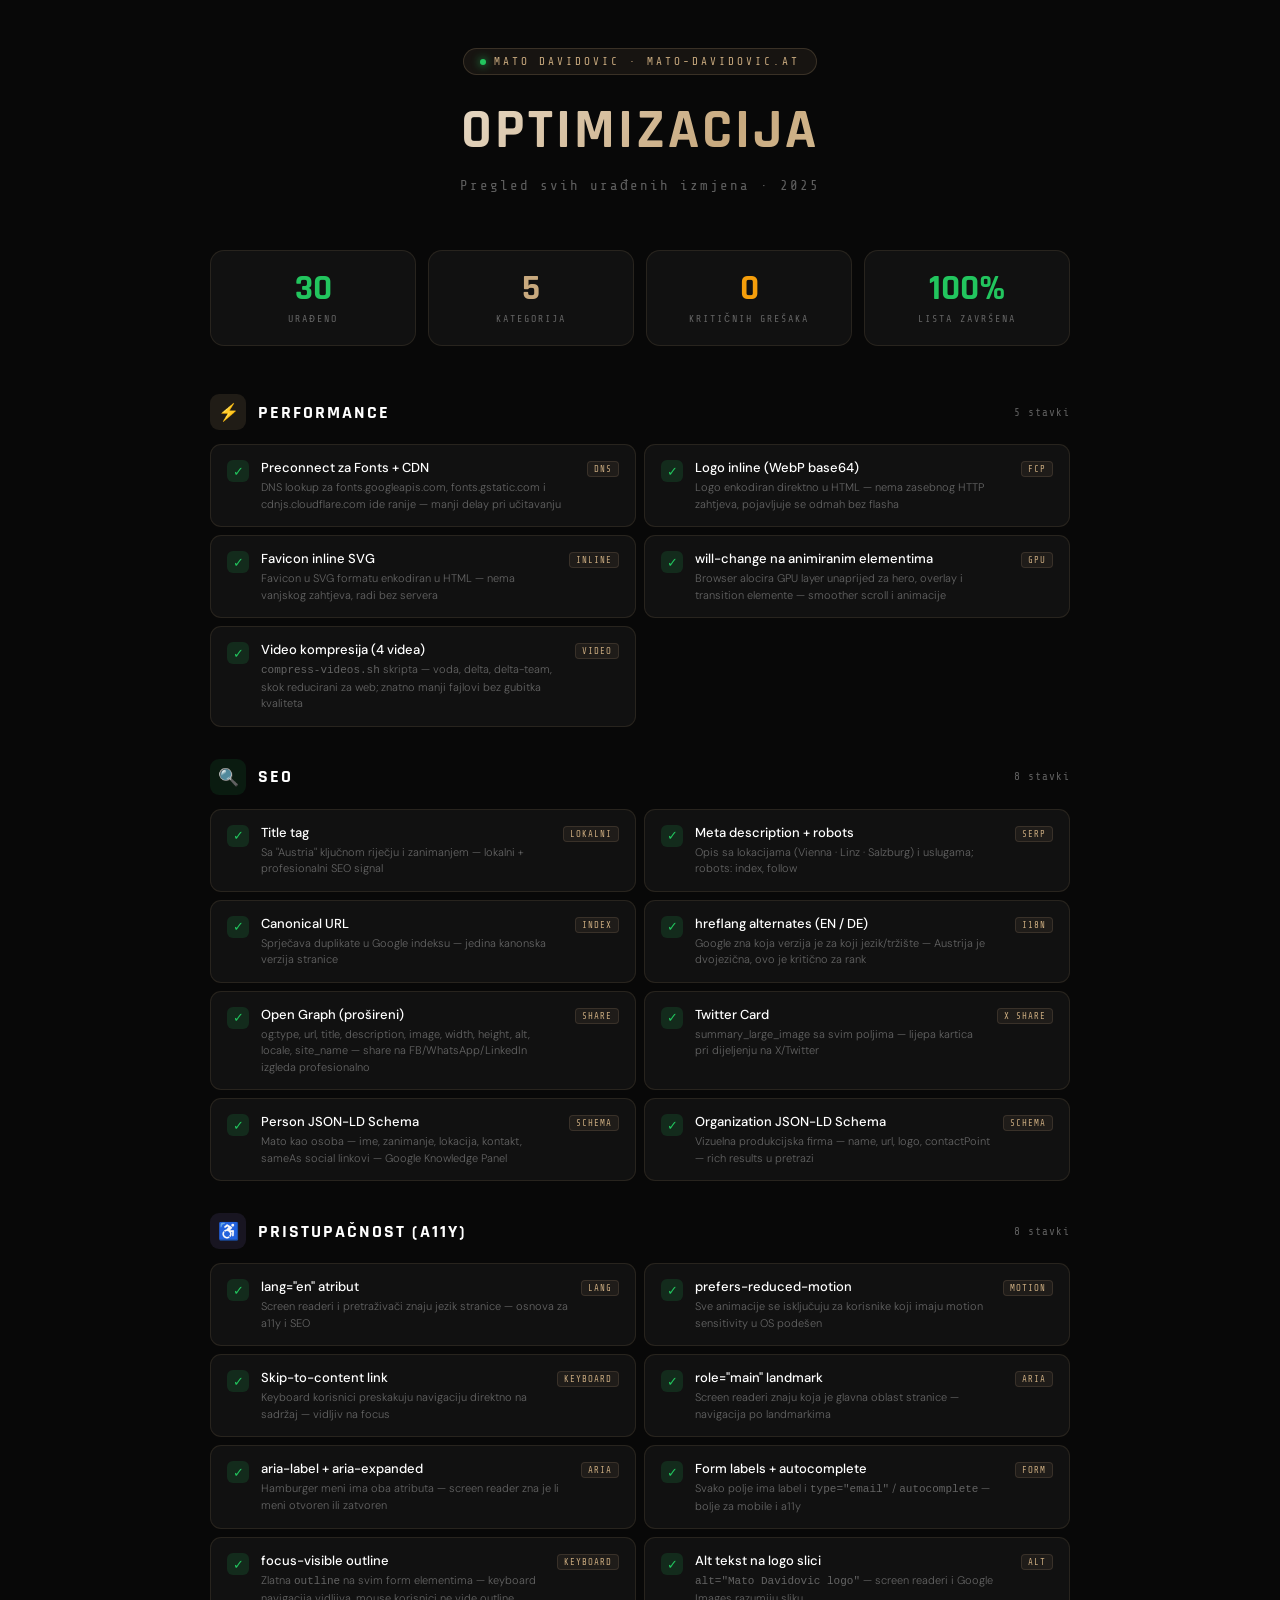
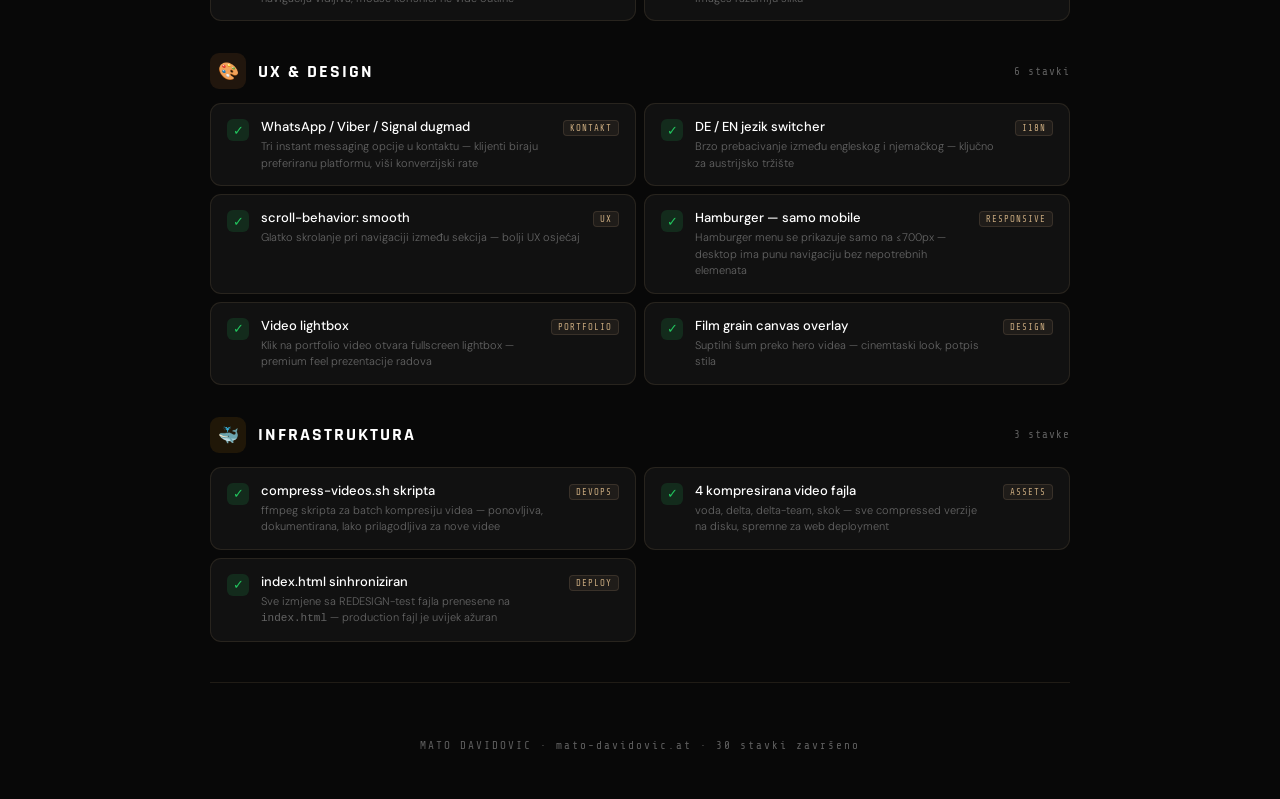
<file: checklist.html>
<!DOCTYPE html>
<html lang="bs">
<head>
<meta charset="UTF-8">
<meta name="viewport" content="width=device-width, initial-scale=1.0">
<title>Mato Davidovic – Optimizacija</title>
<style>
  @import url('https://fonts.googleapis.com/css2?family=Rajdhani:wght@400;600;700&family=DM+Sans:wght@300;400;500&family=Share+Tech+Mono&display=swap');

  :root {
    --gold: #c8a97e; --gold-l: #e8d5b0; --gold-d: #8a6a3a;
    --green: #22c55e; --amber: #f59e0b;
    --bg: #080808; --bg2: #111111; --bd: rgba(200,169,126,0.12);
    --t: #fff; --t2: rgba(255,255,255,0.65); --t3: rgba(255,255,255,0.35);
  }

  *, *::before, *::after { margin: 0; padding: 0; box-sizing: border-box; }

  body {
    font-family: 'DM Sans', sans-serif;
    background: var(--bg);
    color: var(--t);
    min-height: 100vh;
    padding: 48px 24px;
  }

  .wrap { max-width: 860px; margin: 0 auto; }

  /* Header */
  .header { text-align: center; margin-bottom: 56px; }
  .header-badge {
    display: inline-flex; align-items: center; gap: 8px;
    background: rgba(200,169,126,0.08); border: 1px solid rgba(200,169,126,0.2);
    border-radius: 100px; padding: 6px 16px; margin-bottom: 20px;
    font-family: 'Share Tech Mono', monospace; font-size: 11px;
    letter-spacing: 3px; text-transform: uppercase; color: var(--gold);
  }
  .header-badge .dot {
    width: 6px; height: 6px; border-radius: 50%; background: var(--green);
    box-shadow: 0 0 8px var(--green); animation: blink 1.4s infinite;
  }
  @keyframes blink { 0%,100%{opacity:1} 50%{opacity:0.3} }

  h1 {
    font-family: 'Rajdhani', sans-serif;
    font-size: clamp(32px, 5vw, 56px); font-weight: 700;
    letter-spacing: 3px; text-transform: uppercase;
    background: linear-gradient(135deg, #fff 0%, var(--gold) 60%, var(--gold-l) 100%);
    -webkit-background-clip: text; -webkit-text-fill-color: transparent;
    background-clip: text;
    margin-bottom: 12px;
  }
  .subtitle {
    font-size: 14px; font-weight: 300; color: var(--t3);
    font-family: 'Share Tech Mono', monospace; letter-spacing: 2px;
  }

  /* Stats row */
  .stats {
    display: grid; grid-template-columns: repeat(4, 1fr); gap: 12px;
    margin-bottom: 48px;
  }
  .stat {
    background: var(--bg2); border: 1px solid var(--bd);
    border-radius: 14px; padding: 20px 16px; text-align: center;
  }
  .stat-num {
    font-family: 'Rajdhani', sans-serif; font-size: 36px; font-weight: 700;
    color: var(--gold); line-height: 1;
  }
  .stat-num.green { color: var(--green); }
  .stat-num.amber { color: var(--amber); }
  .stat-label {
    font-size: 10px; font-weight: 500; letter-spacing: 2px;
    text-transform: uppercase; color: var(--t3); margin-top: 6px;
    font-family: 'Share Tech Mono', monospace;
  }

  /* Section */
  .section { margin-bottom: 32px; }
  .section-head {
    display: flex; align-items: center; gap: 12px; margin-bottom: 14px;
  }
  .section-icon {
    width: 36px; height: 36px; border-radius: 9px;
    display: flex; align-items: center; justify-content: center;
    font-size: 17px; flex-shrink: 0;
  }
  .section-icon.perf  { background: rgba(200,169,126,0.12); }
  .section-icon.seo   { background: rgba(34,197,94,0.1); }
  .section-icon.a11y  { background: rgba(167,139,250,0.1); }
  .section-icon.ux    { background: rgba(251,146,60,0.1); }
  .section-icon.infra { background: rgba(245,158,11,0.1); }
  .section-title {
    font-family: 'Rajdhani', sans-serif; font-size: 18px; font-weight: 700;
    letter-spacing: 2px; text-transform: uppercase; color: var(--t);
  }
  .section-count {
    margin-left: auto; font-family: 'Share Tech Mono', monospace;
    font-size: 11px; color: var(--t3); letter-spacing: 1px;
  }

  /* Items grid */
  .items { display: grid; grid-template-columns: repeat(2, 1fr); gap: 8px; }
  @media(max-width: 580px) { .items { grid-template-columns: 1fr; } }

  .item {
    display: flex; align-items: flex-start; gap: 12px;
    background: var(--bg2); border: 1px solid var(--bd);
    border-radius: 11px; padding: 14px 16px;
    transition: border-color 0.2s, transform 0.2s;
    animation: fadeIn 0.4s ease both;
  }
  .item:hover { border-color: rgba(200,169,126,0.28); transform: translateY(-1px); }
  @keyframes fadeIn { from{opacity:0;transform:translateY(8px)} to{opacity:1;transform:translateY(0)} }

  .item-check {
    width: 22px; height: 22px; border-radius: 6px; flex-shrink: 0;
    display: flex; align-items: center; justify-content: center;
    font-size: 13px; margin-top: 1px;
  }
  .item-check.done { background: rgba(34,197,94,0.15); color: var(--green); }

  .item-body { flex: 1; min-width: 0; }
  .item-title { font-size: 13px; font-weight: 500; color: var(--t); margin-bottom: 3px; }
  .item-desc  { font-size: 11px; font-weight: 300; color: var(--t3); line-height: 1.5; }

  .item-tag {
    font-family: 'Share Tech Mono', monospace; font-size: 9px;
    letter-spacing: 1px; text-transform: uppercase;
    background: rgba(200,169,126,0.08); color: var(--gold);
    border: 1px solid rgba(200,169,126,0.15); border-radius: 4px;
    padding: 2px 6px; white-space: nowrap; flex-shrink: 0; align-self: flex-start;
    margin-top: 2px;
  }

  .divider { height: 1px; background: var(--bd); margin: 40px 0; }

  .foot {
    text-align: center; padding-top: 16px;
    font-family: 'Share Tech Mono', monospace; font-size: 11px;
    color: var(--t3); letter-spacing: 2px;
  }

  .items .item:nth-child(1){animation-delay:0.05s}
  .items .item:nth-child(2){animation-delay:0.1s}
  .items .item:nth-child(3){animation-delay:0.15s}
  .items .item:nth-child(4){animation-delay:0.2s}
  .items .item:nth-child(5){animation-delay:0.25s}
  .items .item:nth-child(6){animation-delay:0.3s}
</style>
</head>
<body>
<div class="wrap">

  <!-- Header -->
  <div class="header">
    <div class="header-badge"><span class="dot"></span> Mato Davidovic · mato-davidovic.at</div>
    <h1>Optimizacija</h1>
    <div class="subtitle">Pregled svih urađenih izmjena · 2025</div>
  </div>

  <!-- Stats -->
  <div class="stats">
    <div class="stat">
      <div class="stat-num green">30</div>
      <div class="stat-label">Urađeno</div>
    </div>
    <div class="stat">
      <div class="stat-num">5</div>
      <div class="stat-label">Kategorija</div>
    </div>
    <div class="stat">
      <div class="stat-num amber">0</div>
      <div class="stat-label">Kritičnih grešaka</div>
    </div>
    <div class="stat">
      <div class="stat-num green">100%</div>
      <div class="stat-label">Lista završena</div>
    </div>
  </div>

  <!-- 01 Performance -->
  <div class="section">
    <div class="section-head">
      <div class="section-icon perf">⚡</div>
      <div class="section-title">Performance</div>
      <div class="section-count">5 stavki</div>
    </div>
    <div class="items">
      <div class="item">
        <div class="item-check done">✓</div>
        <div class="item-body">
          <div class="item-title">Preconnect za Fonts + CDN</div>
          <div class="item-desc">DNS lookup za fonts.googleapis.com, fonts.gstatic.com i cdnjs.cloudflare.com ide ranije — manji delay pri učitavanju</div>
        </div>
        <div class="item-tag">DNS</div>
      </div>
      <div class="item">
        <div class="item-check done">✓</div>
        <div class="item-body">
          <div class="item-title">Logo inline (WebP base64)</div>
          <div class="item-desc">Logo enkodiran direktno u HTML — nema zasebnog HTTP zahtjeva, pojavljuje se odmah bez flasha</div>
        </div>
        <div class="item-tag">FCP</div>
      </div>
      <div class="item">
        <div class="item-check done">✓</div>
        <div class="item-body">
          <div class="item-title">Favicon inline SVG</div>
          <div class="item-desc">Favicon u SVG formatu enkodiran u HTML — nema vanjskog zahtjeva, radi bez servera</div>
        </div>
        <div class="item-tag">inline</div>
      </div>
      <div class="item">
        <div class="item-check done">✓</div>
        <div class="item-body">
          <div class="item-title">will-change na animiranim elementima</div>
          <div class="item-desc">Browser alocira GPU layer unaprijed za hero, overlay i transition elemente — smoother scroll i animacije</div>
        </div>
        <div class="item-tag">GPU</div>
      </div>
      <div class="item">
        <div class="item-check done">✓</div>
        <div class="item-body">
          <div class="item-title">Video kompresija (4 videa)</div>
          <div class="item-desc"><code>compress-videos.sh</code> skripta — voda, delta, delta-team, skok reducirani za web; znatno manji fajlovi bez gubitka kvaliteta</div>
        </div>
        <div class="item-tag">video</div>
      </div>
    </div>
  </div>

  <!-- 02 SEO -->
  <div class="section">
    <div class="section-head">
      <div class="section-icon seo">🔍</div>
      <div class="section-title">SEO</div>
      <div class="section-count">8 stavki</div>
    </div>
    <div class="items">
      <div class="item">
        <div class="item-check done">✓</div>
        <div class="item-body">
          <div class="item-title">Title tag</div>
          <div class="item-desc">Sa "Austria" ključnom riječju i zanimanjem — lokalni + profesionalni SEO signal</div>
        </div>
        <div class="item-tag">lokalni</div>
      </div>
      <div class="item">
        <div class="item-check done">✓</div>
        <div class="item-body">
          <div class="item-title">Meta description + robots</div>
          <div class="item-desc">Opis sa lokacijama (Vienna · Linz · Salzburg) i uslugama; robots: index, follow</div>
        </div>
        <div class="item-tag">SERP</div>
      </div>
      <div class="item">
        <div class="item-check done">✓</div>
        <div class="item-body">
          <div class="item-title">Canonical URL</div>
          <div class="item-desc">Sprječava duplikate u Google indeksu — jedina kanonska verzija stranice</div>
        </div>
        <div class="item-tag">index</div>
      </div>
      <div class="item">
        <div class="item-check done">✓</div>
        <div class="item-body">
          <div class="item-title">hreflang alternates (EN / DE)</div>
          <div class="item-desc">Google zna koja verzija je za koji jezik/tržište — Austrija je dvojezična, ovo je kritično za rank</div>
        </div>
        <div class="item-tag">i18n</div>
      </div>
      <div class="item">
        <div class="item-check done">✓</div>
        <div class="item-body">
          <div class="item-title">Open Graph (prošireni)</div>
          <div class="item-desc">og:type, url, title, description, image, width, height, alt, locale, site_name — share na FB/WhatsApp/LinkedIn izgleda profesionalno</div>
        </div>
        <div class="item-tag">share</div>
      </div>
      <div class="item">
        <div class="item-check done">✓</div>
        <div class="item-body">
          <div class="item-title">Twitter Card</div>
          <div class="item-desc">summary_large_image sa svim poljima — lijepa kartica pri dijeljenju na X/Twitter</div>
        </div>
        <div class="item-tag">X share</div>
      </div>
      <div class="item">
        <div class="item-check done">✓</div>
        <div class="item-body">
          <div class="item-title">Person JSON-LD Schema</div>
          <div class="item-desc">Mato kao osoba — ime, zanimanje, lokacija, kontakt, sameAs social linkovi — Google Knowledge Panel</div>
        </div>
        <div class="item-tag">schema</div>
      </div>
      <div class="item">
        <div class="item-check done">✓</div>
        <div class="item-body">
          <div class="item-title">Organization JSON-LD Schema</div>
          <div class="item-desc">Vizuelna produkcijska firma — name, url, logo, contactPoint — rich results u pretrazi</div>
        </div>
        <div class="item-tag">schema</div>
      </div>
    </div>
  </div>

  <!-- 03 Accessibility -->
  <div class="section">
    <div class="section-head">
      <div class="section-icon a11y">♿</div>
      <div class="section-title">Pristupačnost (a11y)</div>
      <div class="section-count">8 stavki</div>
    </div>
    <div class="items">
      <div class="item">
        <div class="item-check done">✓</div>
        <div class="item-body">
          <div class="item-title">lang="en" atribut</div>
          <div class="item-desc">Screen readeri i pretraživači znaju jezik stranice — osnova za a11y i SEO</div>
        </div>
        <div class="item-tag">lang</div>
      </div>
      <div class="item">
        <div class="item-check done">✓</div>
        <div class="item-body">
          <div class="item-title">prefers-reduced-motion</div>
          <div class="item-desc">Sve animacije se isključuju za korisnike koji imaju motion sensitivity u OS podešen</div>
        </div>
        <div class="item-tag">motion</div>
      </div>
      <div class="item">
        <div class="item-check done">✓</div>
        <div class="item-body">
          <div class="item-title">Skip-to-content link</div>
          <div class="item-desc">Keyboard korisnici preskakuju navigaciju direktno na sadržaj — vidljiv na focus</div>
        </div>
        <div class="item-tag">keyboard</div>
      </div>
      <div class="item">
        <div class="item-check done">✓</div>
        <div class="item-body">
          <div class="item-title">role="main" landmark</div>
          <div class="item-desc">Screen readeri znaju koja je glavna oblast stranice — navigacija po landmarkima</div>
        </div>
        <div class="item-tag">ARIA</div>
      </div>
      <div class="item">
        <div class="item-check done">✓</div>
        <div class="item-body">
          <div class="item-title">aria-label + aria-expanded</div>
          <div class="item-desc">Hamburger meni ima oba atributa — screen reader zna je li meni otvoren ili zatvoren</div>
        </div>
        <div class="item-tag">ARIA</div>
      </div>
      <div class="item">
        <div class="item-check done">✓</div>
        <div class="item-body">
          <div class="item-title">Form labels + autocomplete</div>
          <div class="item-desc">Svako polje ima label i <code>type="email"</code> / <code>autocomplete</code> — bolje za mobile i a11y</div>
        </div>
        <div class="item-tag">form</div>
      </div>
      <div class="item">
        <div class="item-check done">✓</div>
        <div class="item-body">
          <div class="item-title">focus-visible outline</div>
          <div class="item-desc">Zlatna <code>outline</code> na svim form elementima — keyboard navigacija vidljiva, mouse korisnici ne vide outline</div>
        </div>
        <div class="item-tag">keyboard</div>
      </div>
      <div class="item">
        <div class="item-check done">✓</div>
        <div class="item-body">
          <div class="item-title">Alt tekst na logo slici</div>
          <div class="item-desc"><code>alt="Mato Davidovic logo"</code> — screen readeri i Google Images razumiju sliku</div>
        </div>
        <div class="item-tag">alt</div>
      </div>
    </div>
  </div>

  <!-- 04 UX / Design -->
  <div class="section">
    <div class="section-head">
      <div class="section-icon ux">🎨</div>
      <div class="section-title">UX & Design</div>
      <div class="section-count">6 stavki</div>
    </div>
    <div class="items">
      <div class="item">
        <div class="item-check done">✓</div>
        <div class="item-body">
          <div class="item-title">WhatsApp / Viber / Signal dugmad</div>
          <div class="item-desc">Tri instant messaging opcije u kontaktu — klijenti biraju preferiranu platformu, viši konverzijski rate</div>
        </div>
        <div class="item-tag">kontakt</div>
      </div>
      <div class="item">
        <div class="item-check done">✓</div>
        <div class="item-body">
          <div class="item-title">DE / EN jezik switcher</div>
          <div class="item-desc">Brzo prebacivanje između engleskog i njemačkog — ključno za austrijsko tržište</div>
        </div>
        <div class="item-tag">i18n</div>
      </div>
      <div class="item">
        <div class="item-check done">✓</div>
        <div class="item-body">
          <div class="item-title">scroll-behavior: smooth</div>
          <div class="item-desc">Glatko skrolanje pri navigaciji između sekcija — bolji UX osjećaj</div>
        </div>
        <div class="item-tag">UX</div>
      </div>
      <div class="item">
        <div class="item-check done">✓</div>
        <div class="item-body">
          <div class="item-title">Hamburger — samo mobile</div>
          <div class="item-desc">Hamburger menu se prikazuje samo na ≤700px — desktop ima punu navigaciju bez nepotrebnih elemenata</div>
        </div>
        <div class="item-tag">responsive</div>
      </div>
      <div class="item">
        <div class="item-check done">✓</div>
        <div class="item-body">
          <div class="item-title">Video lightbox</div>
          <div class="item-desc">Klik na portfolio video otvara fullscreen lightbox — premium feel prezentacije radova</div>
        </div>
        <div class="item-tag">portfolio</div>
      </div>
      <div class="item">
        <div class="item-check done">✓</div>
        <div class="item-body">
          <div class="item-title">Film grain canvas overlay</div>
          <div class="item-desc">Suptilni šum preko hero videa — cinemtaski look, potpis stila</div>
        </div>
        <div class="item-tag">design</div>
      </div>
    </div>
  </div>

  <!-- 05 Infrastruktura -->
  <div class="section">
    <div class="section-head">
      <div class="section-icon infra">🐳</div>
      <div class="section-title">Infrastruktura</div>
      <div class="section-count">3 stavke</div>
    </div>
    <div class="items">
      <div class="item">
        <div class="item-check done">✓</div>
        <div class="item-body">
          <div class="item-title">compress-videos.sh skripta</div>
          <div class="item-desc">ffmpeg skripta za batch kompresiju videa — ponovljiva, dokumentirana, lako prilagodljiva za nove videe</div>
        </div>
        <div class="item-tag">devops</div>
      </div>
      <div class="item">
        <div class="item-check done">✓</div>
        <div class="item-body">
          <div class="item-title">4 kompresirana video fajla</div>
          <div class="item-desc">voda, delta, delta-team, skok — sve compressed verzije na disku, spremne za web deployment</div>
        </div>
        <div class="item-tag">assets</div>
      </div>
      <div class="item">
        <div class="item-check done">✓</div>
        <div class="item-body">
          <div class="item-title">index.html sinhroniziran</div>
          <div class="item-desc">Sve izmjene sa REDESIGN-test fajla prenesene na <code>index.html</code> — production fajl je uvijek ažuran</div>
        </div>
        <div class="item-tag">deploy</div>
      </div>
    </div>
  </div>

  <div class="divider"></div>
  <div class="foot">MATO DAVIDOVIC · mato-davidovic.at · 30 stavki završeno</div>

</div>
</body>
</html>
</file>
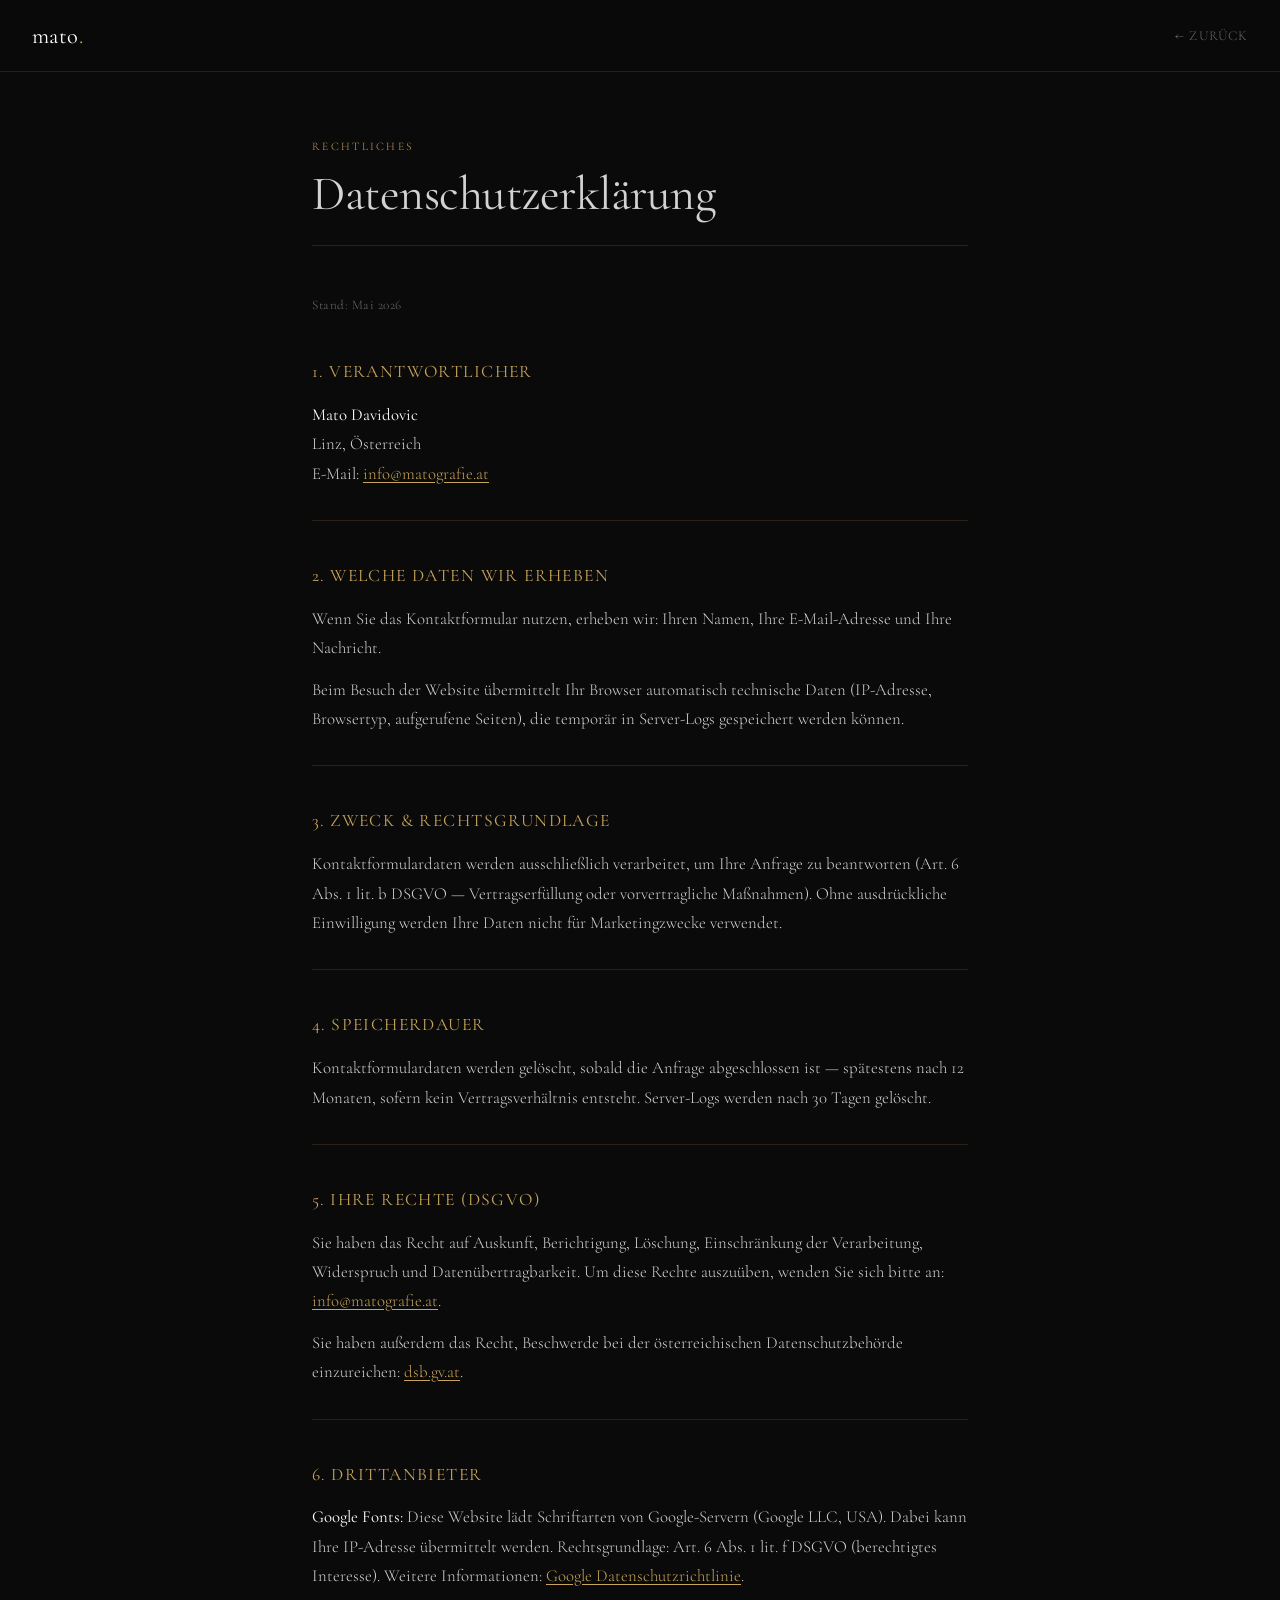
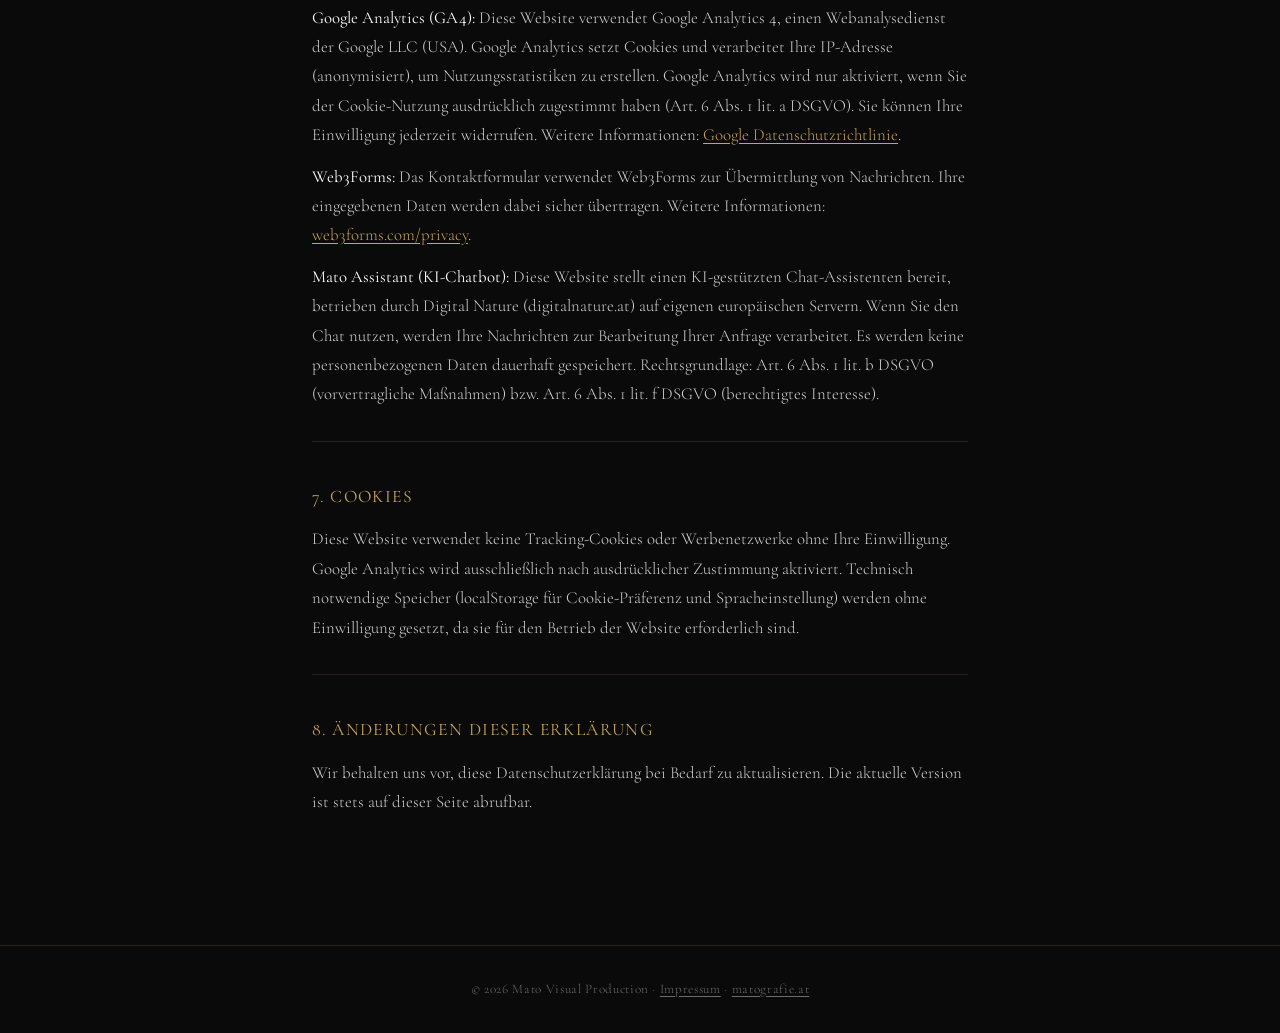
<file: datenschutz.html>
<!DOCTYPE html>
<html lang="de-AT">
<head>
<meta charset="UTF-8">
<meta name="viewport" content="width=device-width, initial-scale=1.0">
<title>Datenschutzerklärung — matografie.at</title>
<meta name="description" content="Datenschutzerklärung von matografie.at — Mato Davidovic. Informationen zur Verarbeitung personenbezogener Daten gemäß DSGVO.">
<meta name="robots" content="index, follow">
<link rel="canonical" href="https://matografie.at/datenschutz.html">
<meta name="theme-color" content="#0a0a0a">
<link rel="icon" type="image/svg+xml" href="data:image/svg+xml,%3Csvg xmlns='http://www.w3.org/2000/svg' viewBox='0 0 64 64'%3E%3Crect width='64' height='64' rx='10' fill='%230a0a0a'/%3E%3Ctext x='32' y='50' font-family='Georgia%2C %22Times New Roman%22%2C serif' font-size='46' font-weight='400' fill='%23c8a45a' text-anchor='middle' letter-spacing='-1'%3Em%3C/text%3E%3C/svg%3E">
<link href="https://fonts.googleapis.com/css2?family=Cormorant+Garamond:ital,wght@0,300;0,400;1,300&display=swap" rel="stylesheet">
<style>
  *, *::before, *::after { box-sizing: border-box; margin: 0; padding: 0; }
  :root {
    --gold: #c8a45a;
    --bg: #0a0a0a;
    --surface: #141414;
    --border: rgba(200,164,90,0.15);
    --text: rgba(255,255,255,0.82);
    --text-dim: rgba(255,255,255,0.4);
  }
  html { scroll-behavior: smooth; }
  body {
    background: var(--bg);
    color: var(--text);
    font-family: 'Cormorant Garamond', Georgia, serif;
    font-size: 1.05rem;
    font-weight: 300;
    line-height: 1.75;
    min-height: 100vh;
  }
  a { color: var(--gold); text-underline-offset: 3px; }
  a:hover { opacity: 0.8; }

  nav {
    position: sticky;
    top: 0;
    z-index: 10;
    background: rgba(10,10,10,0.95);
    backdrop-filter: blur(12px);
    border-bottom: 1px solid var(--border);
    padding: 1rem 2rem;
    display: flex;
    align-items: center;
    justify-content: space-between;
  }
  .nav-brand {
    font-size: 1.4rem;
    font-weight: 400;
    color: #fff;
    text-decoration: none;
    letter-spacing: 0.02em;
  }
  .nav-brand em { color: var(--gold); font-style: normal; }
  .nav-back {
    font-size: 0.85rem;
    color: var(--text-dim);
    text-decoration: none;
    letter-spacing: 0.08em;
    text-transform: uppercase;
    transition: color 0.2s;
  }
  .nav-back:hover { color: var(--gold); }

  main {
    max-width: 720px;
    margin: 0 auto;
    padding: 4rem 2rem 6rem;
  }
  .page-label {
    font-size: 0.72rem;
    letter-spacing: 0.2em;
    text-transform: uppercase;
    color: var(--gold);
    margin-bottom: 0.75rem;
  }
  h1 {
    font-size: clamp(2rem, 5vw, 3rem);
    font-weight: 400;
    letter-spacing: -0.01em;
    line-height: 1.1;
    margin-bottom: 3rem;
    padding-bottom: 1.5rem;
    border-bottom: 1px solid var(--border);
  }
  h2 {
    font-size: 1.1rem;
    font-weight: 400;
    letter-spacing: 0.08em;
    text-transform: uppercase;
    color: var(--gold);
    margin-top: 2.5rem;
    margin-bottom: 0.75rem;
  }
  p { margin-bottom: 0.75rem; }
  p:last-child { margin-bottom: 0; }
  .section {
    padding-bottom: 2rem;
    border-bottom: 1px solid var(--border);
    margin-bottom: 0;
  }
  .section:last-child { border-bottom: none; }
  strong { font-weight: 400; color: #fff; }
  .last-updated {
    font-size: 0.82rem;
    color: var(--text-dim);
    margin-bottom: 2.5rem;
    letter-spacing: 0.04em;
  }

  footer {
    text-align: center;
    padding: 2rem;
    border-top: 1px solid var(--border);
    color: var(--text-dim);
    font-size: 0.82rem;
    letter-spacing: 0.05em;
  }
  footer a { color: var(--text-dim); }
  footer a:hover { color: var(--gold); }
</style>
</head>
<body>

<nav>
  <a href="/" class="nav-brand">mato<em>.</em></a>
  <a href="/" class="nav-back">← Zurück</a>
</nav>

<main>
  <div class="page-label">Rechtliches</div>
  <h1>Datenschutzerklärung</h1>
  <p class="last-updated">Stand: Mai 2026</p>

  <div class="section">
    <h2>1. Verantwortlicher</h2>
    <p>
      <strong>Mato Davidovic</strong><br>
      Linz, Österreich<br>
      E-Mail: <a href="mailto:info@matografie.at">info@matografie.at</a>
    </p>
  </div>

  <div class="section">
    <h2>2. Welche Daten wir erheben</h2>
    <p>Wenn Sie das Kontaktformular nutzen, erheben wir: Ihren Namen, Ihre E-Mail-Adresse und Ihre Nachricht.</p>
    <p>Beim Besuch der Website übermittelt Ihr Browser automatisch technische Daten (IP-Adresse, Browsertyp, aufgerufene Seiten), die temporär in Server-Logs gespeichert werden können.</p>
  </div>

  <div class="section">
    <h2>3. Zweck &amp; Rechtsgrundlage</h2>
    <p>Kontaktformulardaten werden ausschließlich verarbeitet, um Ihre Anfrage zu beantworten (Art. 6 Abs. 1 lit. b DSGVO — Vertragserfüllung oder vorvertragliche Maßnahmen). Ohne ausdrückliche Einwilligung werden Ihre Daten nicht für Marketingzwecke verwendet.</p>
  </div>

  <div class="section">
    <h2>4. Speicherdauer</h2>
    <p>Kontaktformulardaten werden gelöscht, sobald die Anfrage abgeschlossen ist — spätestens nach 12 Monaten, sofern kein Vertragsverhältnis entsteht. Server-Logs werden nach 30 Tagen gelöscht.</p>
  </div>

  <div class="section">
    <h2>5. Ihre Rechte (DSGVO)</h2>
    <p>Sie haben das Recht auf Auskunft, Berichtigung, Löschung, Einschränkung der Verarbeitung, Widerspruch und Datenübertragbarkeit. Um diese Rechte auszuüben, wenden Sie sich bitte an: <a href="mailto:info@matografie.at">info@matografie.at</a>.</p>
    <p>Sie haben außerdem das Recht, Beschwerde bei der österreichischen Datenschutzbehörde einzureichen: <a href="https://www.dsb.gv.at" target="_blank" rel="noopener noreferrer">dsb.gv.at</a>.</p>
  </div>

  <div class="section">
    <h2>6. Drittanbieter</h2>
    <p><strong>Google Fonts:</strong> Diese Website lädt Schriftarten von Google-Servern (Google LLC, USA). Dabei kann Ihre IP-Adresse übermittelt werden. Rechtsgrundlage: Art. 6 Abs. 1 lit. f DSGVO (berechtigtes Interesse). Weitere Informationen: <a href="https://policies.google.com/privacy" target="_blank" rel="noopener noreferrer">Google Datenschutzrichtlinie</a>.</p>
    <p><strong>Google Analytics (GA4):</strong> Diese Website verwendet Google Analytics 4, einen Webanalysedienst der Google LLC (USA). Google Analytics setzt Cookies und verarbeitet Ihre IP-Adresse (anonymisiert), um Nutzungsstatistiken zu erstellen. Google Analytics wird nur aktiviert, wenn Sie der Cookie-Nutzung ausdrücklich zugestimmt haben (Art. 6 Abs. 1 lit. a DSGVO). Sie können Ihre Einwilligung jederzeit widerrufen. Weitere Informationen: <a href="https://policies.google.com/privacy" target="_blank" rel="noopener noreferrer">Google Datenschutzrichtlinie</a>.</p>
    <p><strong>Web3Forms:</strong> Das Kontaktformular verwendet Web3Forms zur Übermittlung von Nachrichten. Ihre eingegebenen Daten werden dabei sicher übertragen. Weitere Informationen: <a href="https://web3forms.com/privacy" target="_blank" rel="noopener noreferrer">web3forms.com/privacy</a>.</p>
    <p><strong>Mato Assistant (KI-Chatbot):</strong> Diese Website stellt einen KI-gestützten Chat-Assistenten bereit, betrieben durch Digital Nature (digitalnature.at) auf eigenen europäischen Servern. Wenn Sie den Chat nutzen, werden Ihre Nachrichten zur Bearbeitung Ihrer Anfrage verarbeitet. Es werden keine personenbezogenen Daten dauerhaft gespeichert. Rechtsgrundlage: Art. 6 Abs. 1 lit. b DSGVO (vorvertragliche Maßnahmen) bzw. Art. 6 Abs. 1 lit. f DSGVO (berechtigtes Interesse).</p>
  </div>

  <div class="section">
    <h2>7. Cookies</h2>
    <p>Diese Website verwendet keine Tracking-Cookies oder Werbenetzwerke ohne Ihre Einwilligung. Google Analytics wird ausschließlich nach ausdrücklicher Zustimmung aktiviert. Technisch notwendige Speicher (localStorage für Cookie-Präferenz und Spracheinstellung) werden ohne Einwilligung gesetzt, da sie für den Betrieb der Website erforderlich sind.</p>
  </div>

  <div class="section">
    <h2>8. Änderungen dieser Erklärung</h2>
    <p>Wir behalten uns vor, diese Datenschutzerklärung bei Bedarf zu aktualisieren. Die aktuelle Version ist stets auf dieser Seite abrufbar.</p>
  </div>
</main>

<footer>
  <p>© 2026 Mato Visual Production · <a href="/impressum.html">Impressum</a> · <a href="/">matografie.at</a></p>
</footer>

</body>
</html>
</file>
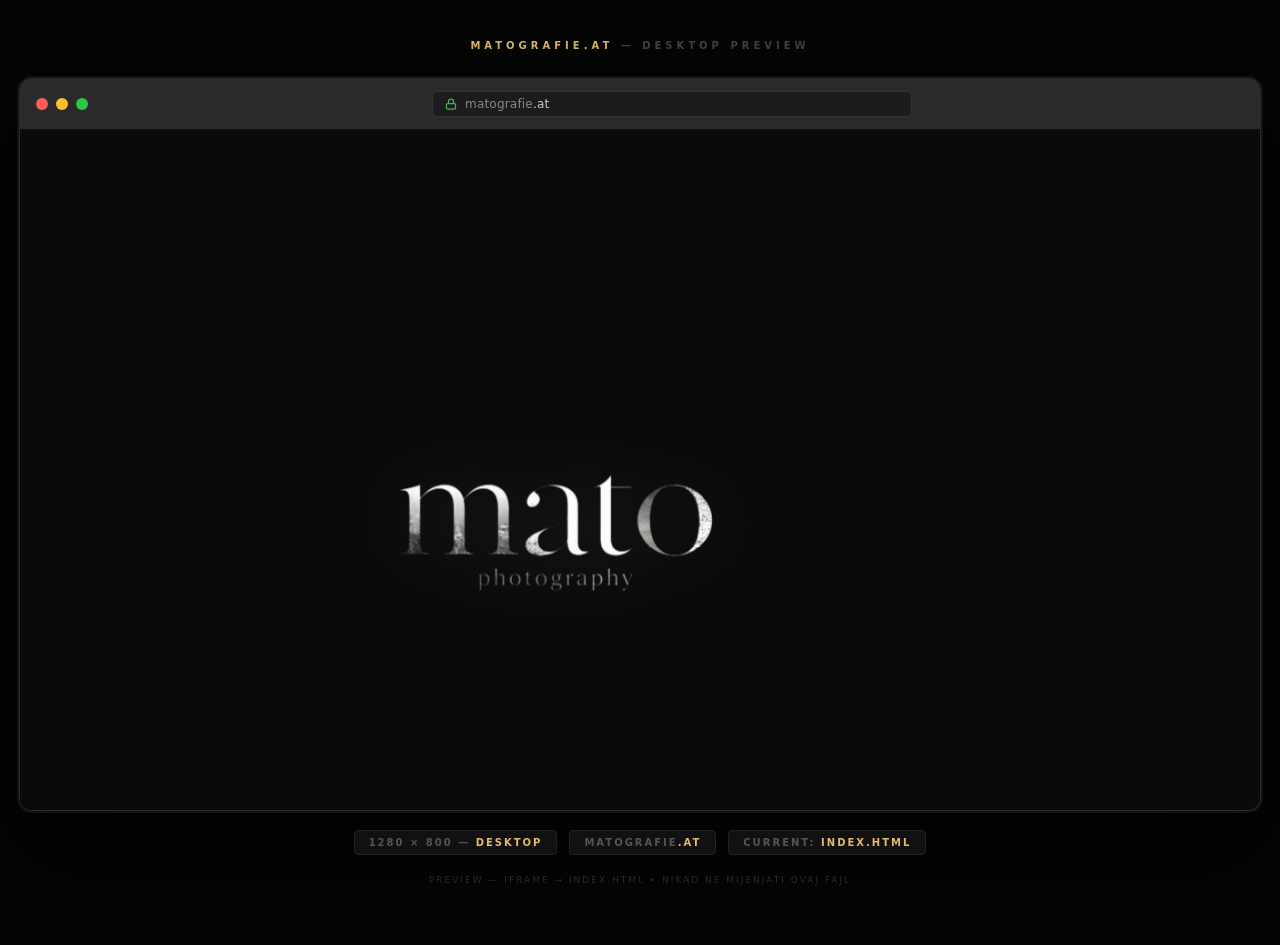
<file: desktop-preview.html>
<!DOCTYPE html>
<html lang="en">
<head>
  <meta charset="UTF-8">
  <meta name="viewport" content="width=device-width, initial-scale=1.0">
  <title>matografie.at — Desktop Preview</title>
  <style>
    * { box-sizing: border-box; margin: 0; padding: 0; }
    body {
      background: #050505;
      min-height: 100vh;
      display: flex;
      flex-direction: column;
      align-items: center;
      padding: 40px 20px 60px;
      font-family: 'Segoe UI', system-ui, sans-serif;
    }
    .preview-label {
      color: #444;
      font-size: 10px;
      font-weight: 700;
      letter-spacing: 4px;
      text-transform: uppercase;
      margin-bottom: 28px;
      text-align: center;
    }
    .preview-label strong { color: #e2b96f; }

    /* Browser shell */
    .browser {
      width: 1280px;
      max-width: 100%;
      background: #1c1c1e;
      border-radius: 12px;
      box-shadow:
        0 0 0 1px #2a2a2a,
        0 0 0 3px #111,
        0 40px 100px rgba(0,0,0,0.8);
      overflow: hidden;
    }

    /* Title bar */
    .titlebar {
      background: #2a2a2c;
      padding: 12px 16px;
      display: flex;
      align-items: center;
      gap: 12px;
      border-bottom: 1px solid #111;
    }

    .traffic-lights {
      display: flex;
      gap: 8px;
      flex-shrink: 0;
    }
    .traffic-lights span {
      width: 12px;
      height: 12px;
      border-radius: 50%;
      display: block;
    }
    .tl-close  { background: #ff5f57; }
    .tl-min    { background: #febc2e; }
    .tl-max    { background: #28c840; }

    .url-bar {
      flex: 1;
      background: #1c1c1e;
      border: 1px solid #333;
      border-radius: 6px;
      padding: 5px 12px;
      display: flex;
      align-items: center;
      gap: 8px;
      max-width: 480px;
      margin: 0 auto;
    }
    .url-bar svg { flex-shrink: 0; color: #4caf50; }
    .url-bar span {
      font-size: 12px;
      color: #888;
      letter-spacing: 0.2px;
    }
    .url-bar span em {
      color: #ccc;
      font-style: normal;
    }

    /* Viewport */
    .browser-screen {
      width: 100%;
      height: 800px;
      background: #0a0a0a;
      overflow: hidden;
      position: relative;
    }
    .browser-screen iframe {
      width: 1280px;
      height: 800px;
      border: none;
      display: block;
      transform-origin: top left;
    }

    /* Meta */
    .preview-meta {
      margin-top: 20px;
      display: flex;
      gap: 12px;
      align-items: center;
      flex-wrap: wrap;
      justify-content: center;
    }
    .badge {
      background: #111;
      border: 1px solid #222;
      color: #555;
      font-size: 10px;
      font-weight: 700;
      letter-spacing: 2px;
      text-transform: uppercase;
      padding: 6px 14px;
      border-radius: 4px;
    }
    .badge em { color: #e2b96f; font-style: normal; }

    .note {
      color: #2a2a2a;
      font-size: 9px;
      letter-spacing: 2px;
      text-transform: uppercase;
      margin-top: 20px;
      text-align: center;
    }

    /* Responsive scale */
    @media (max-width: 1340px) {
      .browser-screen iframe {
        transform: scale(0.85);
        width: 1280px;
        height: 940px;
      }
      .browser-screen { height: 680px; }
    }
    @media (max-width: 900px) {
      .browser-screen iframe {
        transform: scale(0.6);
        width: 1280px;
        height: 1333px;
      }
      .browser-screen { height: 480px; }
    }
  </style>
</head>
<body>

  <p class="preview-label"><strong>matografie.at</strong> — Desktop Preview</p>

  <div class="browser">

    <div class="titlebar">
      <div class="traffic-lights">
        <span class="tl-close"></span>
        <span class="tl-min"></span>
        <span class="tl-max"></span>
      </div>
      <div class="url-bar">
        <svg width="12" height="12" viewBox="0 0 24 24" fill="none" stroke="currentColor" stroke-width="2.5">
          <rect x="3" y="11" width="18" height="11" rx="2"/>
          <path d="M7 11V7a5 5 0 0 1 10 0v4"/>
        </svg>
        <span>matografie<em>.at</em></span>
      </div>
    </div>

    <div class="browser-screen">
      <iframe
        src="index.html"
        title="matografie.at desktop preview"
        scrolling="yes"
        loading="eager">
      </iframe>
    </div>

  </div>

  <div class="preview-meta">
    <span class="badge">1280 × 800 — <em>Desktop</em></span>
    <span class="badge">matografie<em>.at</em></span>
    <span class="badge">Current: <em>index.html</em></span>
  </div>

  <p class="note">Preview — iframe → index.html • Nikad ne mijenjati ovaj fajl</p>

</body>
</html>
</file>
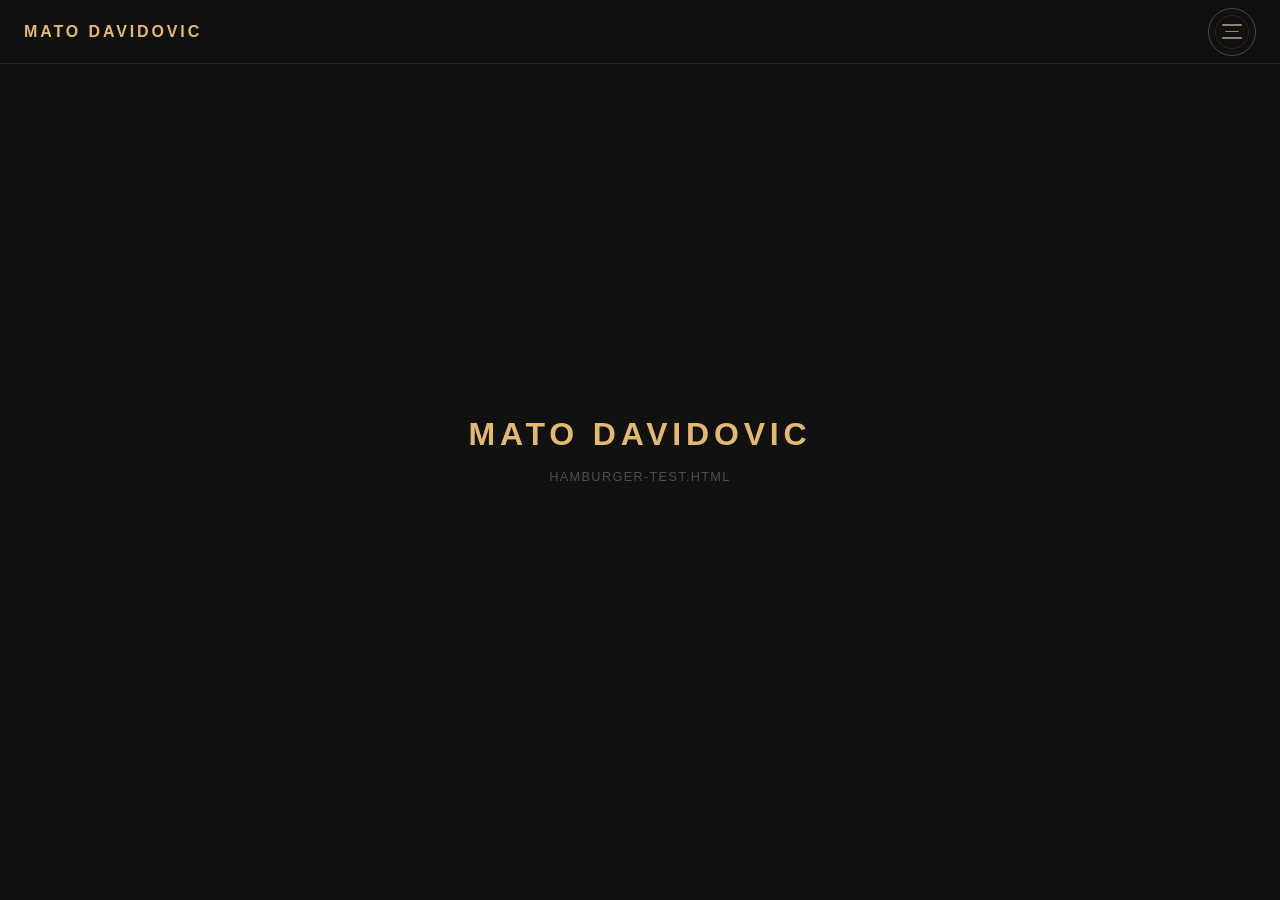
<file: hamburger-test.html>
<!DOCTYPE html>
<html lang="en">
<head>
<meta charset="UTF-8">
<meta name="viewport" content="width=device-width, initial-scale=1.0">
<title>Hamburger Menu Test — Mato Davidovic</title>
<style>
  *{margin:0;padding:0;box-sizing:border-box;}
  body{background:#111;font-family:'Segoe UI',sans-serif;color:#fff;overflow:hidden;}

  /* ── NAV ── */
  nav{
    position:fixed;top:0;left:0;right:0;z-index:100;
    display:flex;align-items:center;justify-content:space-between;
    padding:0 24px;height:64px;
    background:rgba(17,17,17,0.95);
    backdrop-filter:blur(12px);
    border-bottom:1px solid rgba(200,169,126,0.12);
  }
  .nav-brand{
    font-size:1rem;font-weight:800;letter-spacing:.18em;
    color:#e2b96f;text-decoration:none;text-transform:uppercase;
  }

  /* ── HAMBURGER — Aperture / Lens style ── */
  .hamburger{
    display:flex;align-items:center;justify-content:center;
    width:48px;height:48px;
    border-radius:50%;
    border:none;cursor:pointer;
    background:transparent;
    position:relative;
    padding:0;
    transition:transform .4s cubic-bezier(0.23,1,0.32,1);
  }

  /* Outer lens ring */
  .hamburger::before{
    content:'';
    position:absolute;inset:0;
    border-radius:50%;
    border:1.5px solid rgba(200,169,126,0.35);
    transition:border-color .3s ease, box-shadow .3s ease;
  }
  /* Inner lens ring */
  .hamburger::after{
    content:'';
    position:absolute;
    inset:7px;
    border-radius:50%;
    border:1px solid rgba(200,169,126,0.15);
    transition:border-color .3s ease;
  }

  .hamburger:hover::before{
    border-color:rgba(200,169,126,0.7);
    box-shadow:0 0 16px rgba(200,169,126,0.2);
  }
  .hamburger:hover::after{
    border-color:rgba(200,169,126,0.35);
  }
  .hamburger.open{transform:rotate(90deg);}
  .hamburger.open::before{
    border-color:rgba(200,169,126,0.8);
    box-shadow:0 0 20px rgba(200,169,126,0.25);
  }

  /* The 3 aperture lines */
  .hamburger .lines{
    display:flex;flex-direction:column;gap:5px;
    align-items:center;
  }
  .hamburger .lines span{
    display:block;height:1.5px;border-radius:2px;
    background:rgba(200,169,126,0.75);
    transition:transform .38s cubic-bezier(0.23,1,0.32,1),
                opacity .25s ease,
                width .3s ease,
                background .25s ease;
  }
  .hamburger .lines span:nth-child(1){width:20px;}
  .hamburger .lines span:nth-child(2){width:14px;align-self:flex-start;margin-left:3px;}
  .hamburger .lines span:nth-child(3){width:20px;}

  .hamburger:hover .lines span{background:rgba(200,169,126,1);}

  /* open → X */
  .hamburger.open .lines span:nth-child(1){transform:translateY(6.5px) rotate(45deg);width:20px;background:#c8a97e;}
  .hamburger.open .lines span:nth-child(2){opacity:0;transform:scaleX(0);}
  .hamburger.open .lines span:nth-child(3){transform:translateY(-6.5px) rotate(-45deg);width:20px;background:#c8a97e;}

  /* ── MOBILE MENU ── */
  .mobile-menu{
    display:none;
    position:fixed;inset:0;top:64px;
    background:rgba(10,10,10,0.75);
    z-index:99;
    flex-direction:column;
    align-items:center;
    justify-content:center;
    gap:0;
    list-style:none;
    padding:0;
  }
  .mobile-menu.open{display:flex;}

  /* Stagger fade-in for items */
  .mobile-menu li{
    opacity:0;
    transform:translateY(14px);
  }
  .mobile-menu.open li{
    animation:itemIn .45s cubic-bezier(0.23,1,0.32,1) forwards;
  }
  .mobile-menu.open li:nth-child(1){animation-delay:.12s;}
  .mobile-menu.open li:nth-child(2){animation-delay:.19s;}
  .mobile-menu.open li:nth-child(3){animation-delay:.26s;}
  .mobile-menu.open li:nth-child(4){animation-delay:.33s;}
  .mobile-menu.open li:nth-child(5){animation-delay:.40s;}
  .mobile-menu.open li:nth-child(6){animation-delay:.47s;}

  @keyframes itemIn{
    to{opacity:1;transform:translateY(0);}
  }

  .mobile-menu li a{
    display:block;
    padding:18px 0;
    color:rgba(255,255,255,0.45);
    font-size:clamp(1.5rem,6vw,2.2rem);
    font-weight:800;
    letter-spacing:.14em;
    text-transform:uppercase;
    text-decoration:none;
    text-align:center;
    cursor:pointer;
    transition:color .2s ease, letter-spacing .3s ease;
    line-height:1;
  }
  /* thin gold line between items */
  .mobile-menu li + li{
    border-top:1px solid rgba(200,169,126,0.08);
    width:60%;
    margin:0 auto;
  }
  .mobile-menu li{width:100%;text-align:center;}

  .mobile-menu li a:hover,
  .mobile-menu li.active a{
    color:#e2b96f;
    letter-spacing:.2em;
  }

  /* ── MENU VIDEO ── */
  .menu-video{
    position:fixed;inset:0;top:64px;z-index:98;
    width:100%;height:100%;
    object-fit:cover;
    opacity:0;pointer-events:none;
    transition:opacity .6s ease;
  }
  .menu-video.visible{opacity:0.45;}

  /* ── PAGE CONTENT ── */
  .hero{
    position:relative;z-index:1;
    height:100vh;display:flex;align-items:center;justify-content:center;
    flex-direction:column;gap:1rem;text-align:center;padding:0 20px;
    transition:opacity .4s ease;
  }
  .hero.hidden{opacity:0;pointer-events:none;}
  .hero h1{font-size:2rem;font-weight:800;color:#e2b96f;letter-spacing:.15em;text-transform:uppercase;}
  .hero p{color:rgba(255,255,255,0.25);font-size:.8rem;letter-spacing:.1em;text-transform:uppercase;}
</style>
</head>
<body>

<video class="menu-video" id="menuVideo" muted loop playsinline>
  <source src="contact_compressed.mp4" type="video/mp4">
</video>

<nav>
  <a class="nav-brand" href="#">Mato Davidovic</a>
  <button class="hamburger" id="hamburger" aria-label="Toggle navigation" aria-expanded="false">
    <div class="lines">
      <span></span>
      <span></span>
      <span></span>
    </div>
  </button>
</nav>

<ul class="mobile-menu" id="mobileMenu">
  <li class="active"><a href="#">Home</a></li>
  <li><a href="#">About</a></li>
  <li><a href="#">Services</a></li>
  <li><a href="#">Work</a></li>
  <li><a href="#">FAQ</a></li>
  <li><a href="#">Contact</a></li>
</ul>

<div class="hero">
  <h1>Mato Davidovic</h1>
  <p>hamburger-test.html</p>
</div>

<script>
  const btn       = document.getElementById('hamburger');
  const menu      = document.getElementById('mobileMenu');
  const menuVideo = document.getElementById('menuVideo');
  const hero      = document.querySelector('.hero');

  btn.addEventListener('click', () => {
    const isOpen = menu.classList.toggle('open');
    btn.classList.toggle('open', isOpen);
    btn.setAttribute('aria-expanded', isOpen);
    if(isOpen){
      menuVideo.currentTime = 0;
      menuVideo.play();
      menuVideo.classList.add('visible');
      hero.classList.add('hidden');
    } else {
      menuVideo.classList.remove('visible');
      setTimeout(() => menuVideo.pause(), 600);
      hero.classList.remove('hidden');
    }
  });

  menu.querySelectorAll('li').forEach(li => {
    li.addEventListener('click', () => {
      menu.querySelectorAll('li').forEach(l => l.classList.remove('active'));
      li.classList.add('active');
      menu.classList.remove('open');
      btn.classList.remove('open');
      btn.setAttribute('aria-expanded', false);
    });
  });
</script>

</body>
</html>
</file>
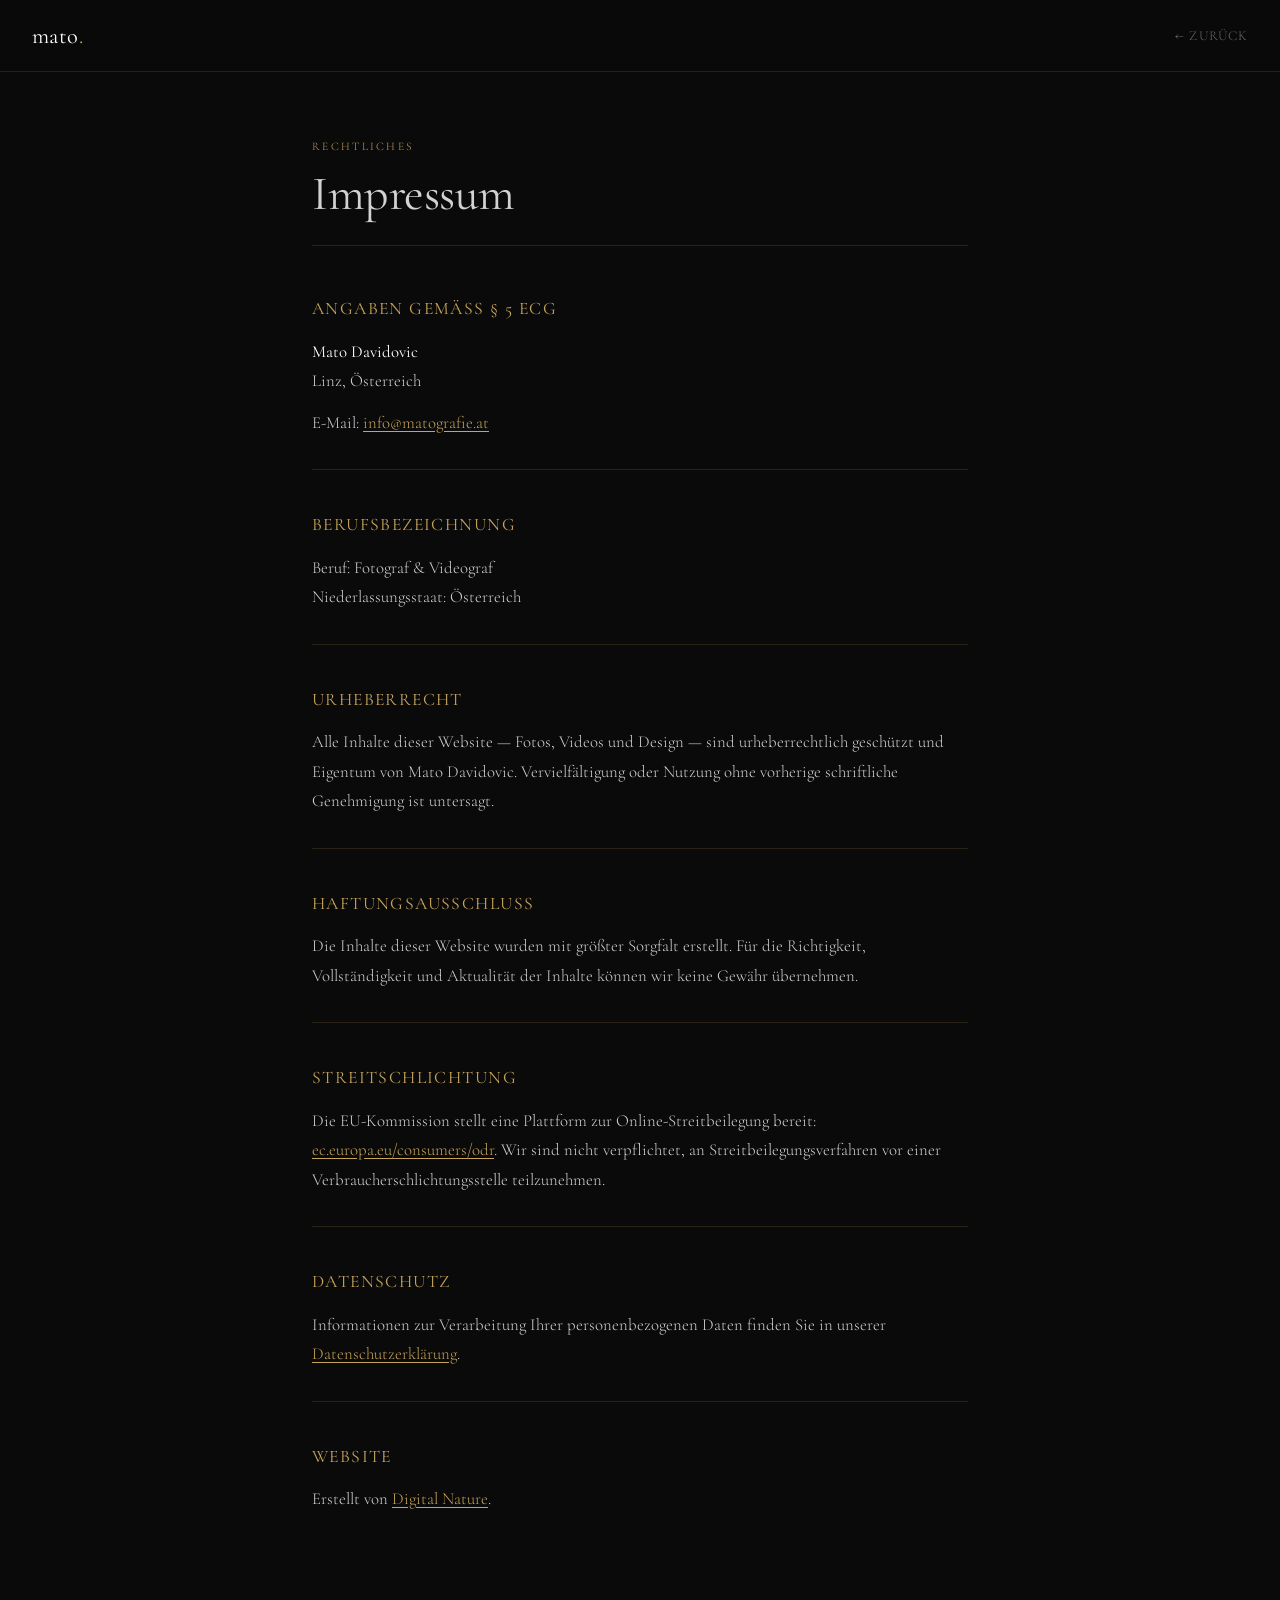
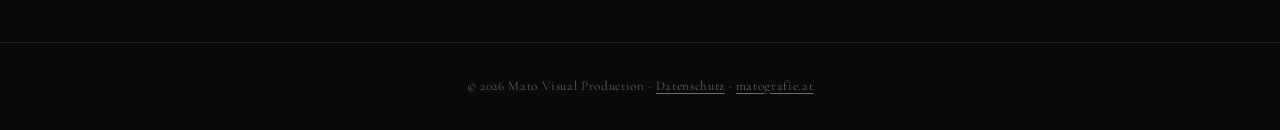
<file: impressum.html>
<!DOCTYPE html>
<html lang="de-AT">
<head>
<meta charset="UTF-8">
<meta name="viewport" content="width=device-width, initial-scale=1.0">
<title>Impressum — matografie.at</title>
<meta name="description" content="Impressum und rechtliche Angaben von Mato Davidovic — matografie.at">
<meta name="robots" content="index, follow">
<link rel="canonical" href="https://matografie.at/impressum.html">
<meta name="theme-color" content="#0a0a0a">
<link rel="icon" type="image/svg+xml" href="data:image/svg+xml,%3Csvg xmlns='http://www.w3.org/2000/svg' viewBox='0 0 64 64'%3E%3Crect width='64' height='64' rx='10' fill='%230a0a0a'/%3E%3Ctext x='32' y='50' font-family='Georgia%2C %22Times New Roman%22%2C serif' font-size='46' font-weight='400' fill='%23c8a45a' text-anchor='middle' letter-spacing='-1'%3Em%3C/text%3E%3C/svg%3E">
<link href="https://fonts.googleapis.com/css2?family=Cormorant+Garamond:ital,wght@0,300;0,400;1,300&display=swap" rel="stylesheet">
<style>
  *, *::before, *::after { box-sizing: border-box; margin: 0; padding: 0; }
  :root {
    --gold: #c8a45a;
    --bg: #0a0a0a;
    --surface: #141414;
    --border: rgba(200,164,90,0.15);
    --text: rgba(255,255,255,0.82);
    --text-dim: rgba(255,255,255,0.4);
  }
  html { scroll-behavior: smooth; }
  body {
    background: var(--bg);
    color: var(--text);
    font-family: 'Cormorant Garamond', Georgia, serif;
    font-size: 1.05rem;
    font-weight: 300;
    line-height: 1.75;
    min-height: 100vh;
  }
  a { color: var(--gold); text-underline-offset: 3px; }
  a:hover { opacity: 0.8; }

  nav {
    position: sticky;
    top: 0;
    z-index: 10;
    background: rgba(10,10,10,0.95);
    backdrop-filter: blur(12px);
    border-bottom: 1px solid var(--border);
    padding: 1rem 2rem;
    display: flex;
    align-items: center;
    justify-content: space-between;
  }
  .nav-brand {
    font-size: 1.4rem;
    font-weight: 400;
    color: #fff;
    text-decoration: none;
    letter-spacing: 0.02em;
  }
  .nav-brand em { color: var(--gold); font-style: normal; }
  .nav-back {
    font-size: 0.85rem;
    color: var(--text-dim);
    text-decoration: none;
    letter-spacing: 0.08em;
    text-transform: uppercase;
    transition: color 0.2s;
  }
  .nav-back:hover { color: var(--gold); }

  main {
    max-width: 720px;
    margin: 0 auto;
    padding: 4rem 2rem 6rem;
  }
  .page-label {
    font-size: 0.72rem;
    letter-spacing: 0.2em;
    text-transform: uppercase;
    color: var(--gold);
    margin-bottom: 0.75rem;
  }
  h1 {
    font-size: clamp(2rem, 5vw, 3rem);
    font-weight: 400;
    letter-spacing: -0.01em;
    line-height: 1.1;
    margin-bottom: 3rem;
    padding-bottom: 1.5rem;
    border-bottom: 1px solid var(--border);
  }
  h2 {
    font-size: 1.1rem;
    font-weight: 400;
    letter-spacing: 0.08em;
    text-transform: uppercase;
    color: var(--gold);
    margin-top: 2.5rem;
    margin-bottom: 0.75rem;
  }
  p { margin-bottom: 0.75rem; }
  p:last-child { margin-bottom: 0; }
  .section {
    padding-bottom: 2rem;
    border-bottom: 1px solid var(--border);
    margin-bottom: 0;
  }
  .section:last-child { border-bottom: none; }
  strong { font-weight: 400; color: #fff; }

  footer {
    text-align: center;
    padding: 2rem;
    border-top: 1px solid var(--border);
    color: var(--text-dim);
    font-size: 0.82rem;
    letter-spacing: 0.05em;
  }
  footer a { color: var(--text-dim); }
  footer a:hover { color: var(--gold); }
</style>
</head>
<body>

<nav>
  <a href="/" class="nav-brand">mato<em>.</em></a>
  <a href="/" class="nav-back">← Zurück</a>
</nav>

<main>
  <div class="page-label">Rechtliches</div>
  <h1>Impressum</h1>

  <div class="section">
    <h2>Angaben gemäß § 5 ECG</h2>
    <p>
      <strong>Mato Davidovic</strong><br>
      Linz, Österreich
    </p>
    <p>
      E-Mail: <a href="mailto:info@matografie.at">info@matografie.at</a>
    </p>
  </div>

  <div class="section">
    <h2>Berufsbezeichnung</h2>
    <p>
      Beruf: Fotograf &amp; Videograf<br>
      Niederlassungsstaat: Österreich
    </p>
  </div>

  <div class="section">
    <h2>Urheberrecht</h2>
    <p>Alle Inhalte dieser Website — Fotos, Videos und Design — sind urheberrechtlich geschützt und Eigentum von Mato Davidovic. Vervielfältigung oder Nutzung ohne vorherige schriftliche Genehmigung ist untersagt.</p>
  </div>

  <div class="section">
    <h2>Haftungsausschluss</h2>
    <p>Die Inhalte dieser Website wurden mit größter Sorgfalt erstellt. Für die Richtigkeit, Vollständigkeit und Aktualität der Inhalte können wir keine Gewähr übernehmen.</p>
  </div>

  <div class="section">
    <h2>Streitschlichtung</h2>
    <p>Die EU-Kommission stellt eine Plattform zur Online-Streitbeilegung bereit: <a href="https://ec.europa.eu/consumers/odr" target="_blank" rel="noopener noreferrer">ec.europa.eu/consumers/odr</a>. Wir sind nicht verpflichtet, an Streitbeilegungsverfahren vor einer Verbraucherschlichtungsstelle teilzunehmen.</p>
  </div>

  <div class="section">
    <h2>Datenschutz</h2>
    <p>Informationen zur Verarbeitung Ihrer personenbezogenen Daten finden Sie in unserer <a href="/datenschutz.html">Datenschutzerklärung</a>.</p>
  </div>

  <div class="section">
    <h2>Website</h2>
    <p>Erstellt von <a href="https://digitalnature.at" target="_blank" rel="noopener">Digital Nature</a>.</p>
  </div>
</main>

<footer>
  <p>© 2026 Mato Visual Production · <a href="/datenschutz.html">Datenschutz</a> · <a href="/">matografie.at</a></p>
</footer>

</body>
</html>
</file>
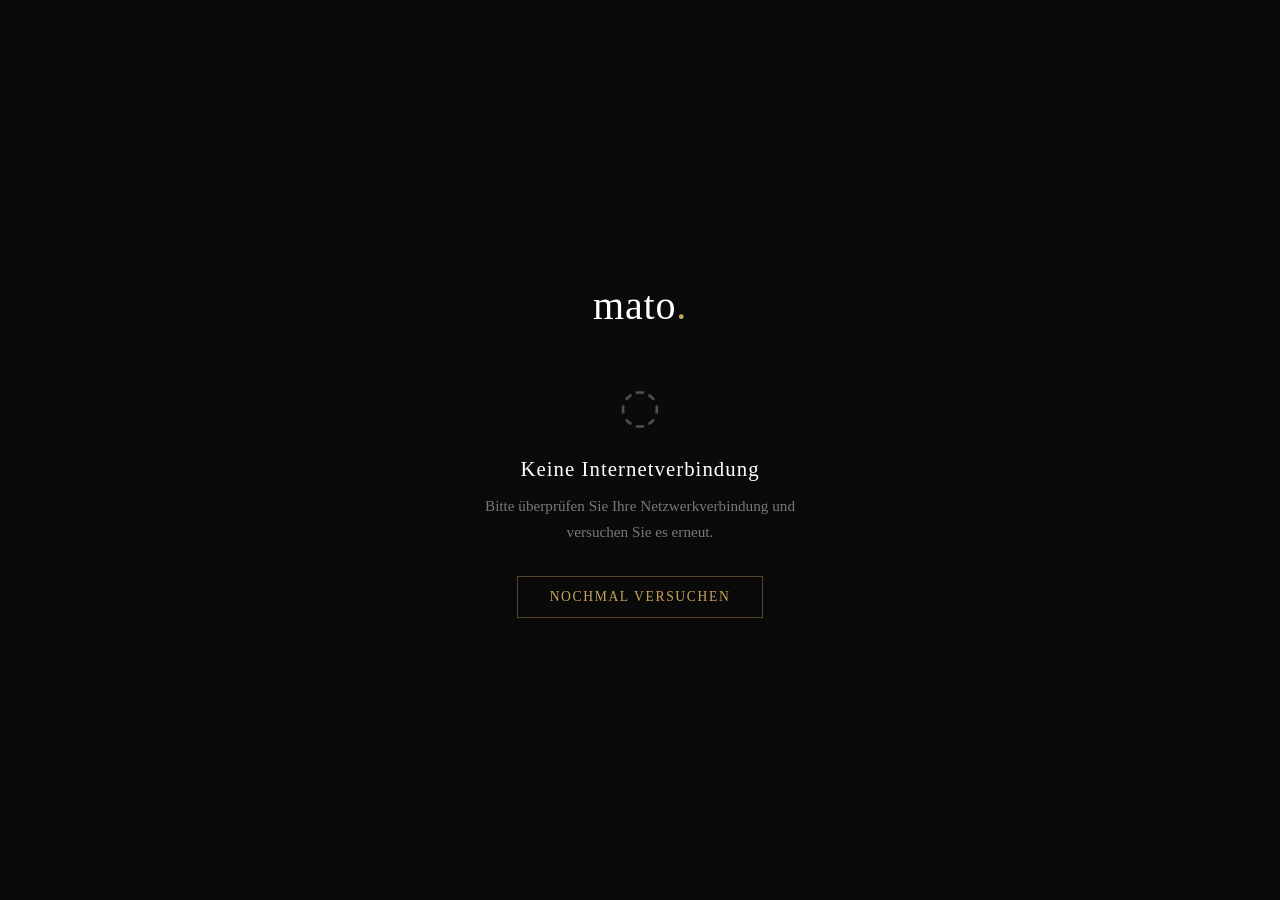
<file: offline.html>
<!DOCTYPE html>
<html lang="de-AT">
<head>
<meta charset="UTF-8">
<meta name="viewport" content="width=device-width, initial-scale=1.0">
<title>Offline — matografie.at</title>
<meta name="robots" content="noindex">
<meta name="theme-color" content="#0a0a0a">
<link rel="icon" type="image/svg+xml" href="data:image/svg+xml,%3Csvg xmlns='http://www.w3.org/2000/svg' viewBox='0 0 64 64'%3E%3Crect width='64' height='64' rx='10' fill='%230a0a0a'/%3E%3Ctext x='32' y='50' font-family='Georgia%2C %22Times New Roman%22%2C serif' font-size='46' font-weight='400' fill='%23c8a45a' text-anchor='middle' letter-spacing='-1'%3Em%3C/text%3E%3C/svg%3E">
<style>
  *, *::before, *::after { box-sizing: border-box; margin: 0; padding: 0; }
  body {
    background: #0a0a0a;
    color: rgba(255,255,255,0.7);
    font-family: Georgia, serif;
    min-height: 100vh;
    display: flex;
    flex-direction: column;
    align-items: center;
    justify-content: center;
    text-align: center;
    padding: 2rem;
  }
  .brand {
    font-size: 2.5rem;
    font-weight: 400;
    color: #fff;
    margin-bottom: 3rem;
    letter-spacing: 0.02em;
  }
  .brand em { color: #c8a45a; font-style: normal; }
  .icon {
    font-size: 3rem;
    margin-bottom: 1.5rem;
    opacity: 0.4;
  }
  h1 {
    font-size: 1.3rem;
    font-weight: 400;
    color: #fff;
    margin-bottom: 0.75rem;
    letter-spacing: 0.05em;
  }
  p {
    font-size: 0.95rem;
    line-height: 1.7;
    max-width: 320px;
    margin-bottom: 2rem;
    color: rgba(255,255,255,0.45);
  }
  button {
    background: transparent;
    border: 1px solid rgba(200,164,90,0.4);
    color: #c8a45a;
    font-family: Georgia, serif;
    font-size: 0.85rem;
    letter-spacing: 0.12em;
    text-transform: uppercase;
    padding: 0.75rem 2rem;
    cursor: pointer;
    transition: border-color 0.2s, color 0.2s;
  }
  button:hover {
    border-color: #c8a45a;
    color: #fff;
  }
</style>
</head>
<body>

<div class="brand">mato<em>.</em></div>

<div class="icon">◌</div>
<h1>Keine Internetverbindung</h1>
<p>Bitte überprüfen Sie Ihre Netzwerkverbindung und versuchen Sie es erneut.</p>
<button onclick="window.location.reload()">Nochmal versuchen</button>

</body>
</html>
</file>
